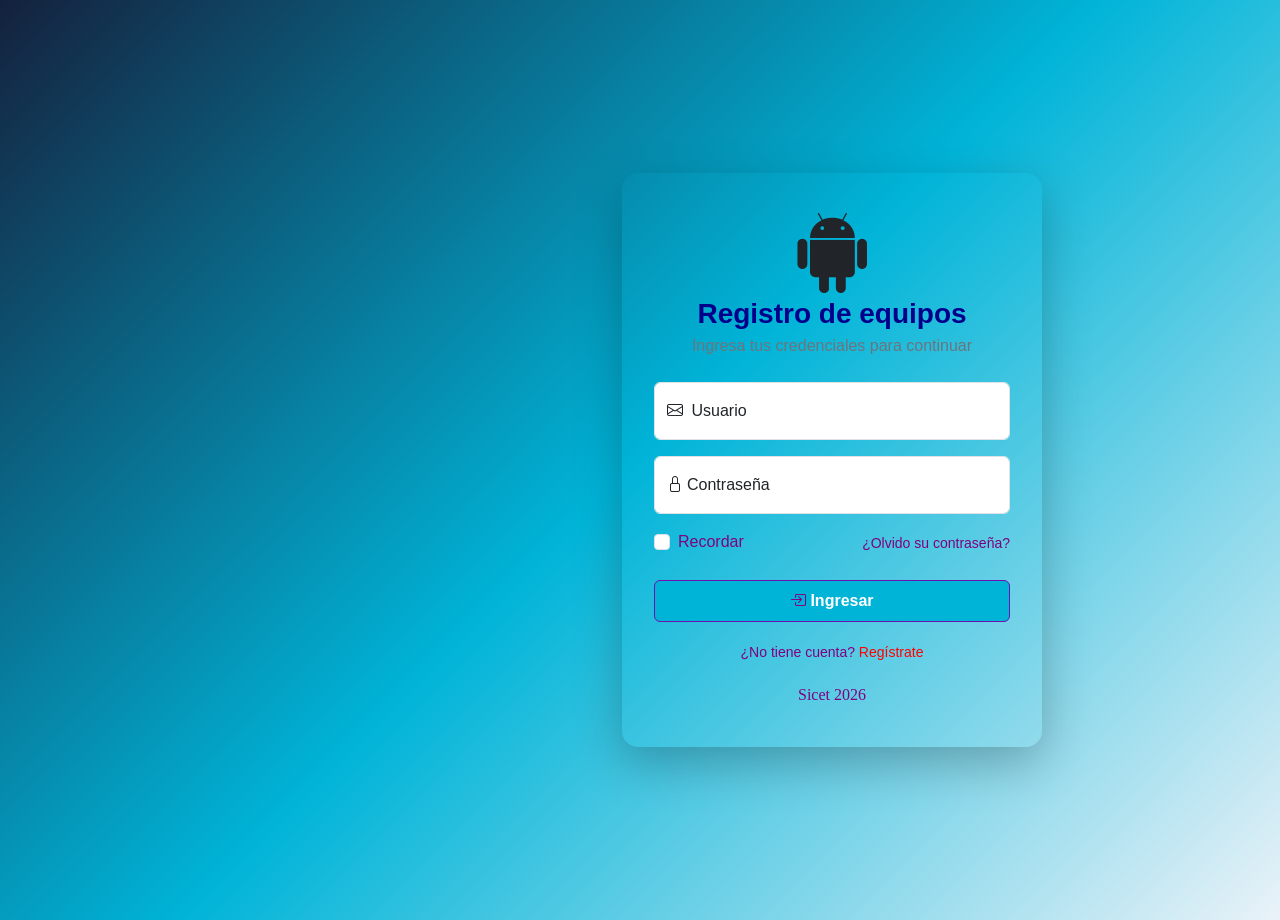
<file: index.html>
<html lang="es">
<head>
    <meta charset="UTF-8">
    <meta name="viewport" content="width=device-width, initial-scale=1.0">
    <title>iniciar sesión inventario adso</title>
    <link href="https://cdn.jsdelivr.net/npm/bootstrap@5.3.3/dist/css/bootstrap.min.css" rel="stylesheet">
    <link href="https://cdn.jsdelivr.net/npm/bootstrap-icons@1.11.3/font/bootstrap-icons.min.css" rel="stylesheet">
    <link href="css/estilos.css" rel="stylesheet">
</head>

<body class="login-fondo">
    <!--Contenido principal de la pagina-->
    <main class="login-card">
        <!--Encabezado del login-->
        <header class="login-encabezado">
            <!--Icono de la tienda-->
            <i class="bi bi-android2 display-1 text-sicet"></i>
            <h1 style="color: darkblue;" class="h3 fw-bold">Registro de equipos</h1>
            <p class="text-secondary mb-0">Ingresa tus credenciales para continuar</p>
        </header>
        <form action="dashboard.html" method="get">
            <div class="form-floating mb-3">
                <input type="email" class="form-control" id="correo"
                    placeholder="Usuario@correo.com" required>

                <label for="correo">
                    <i class="bi bi-envelope me-1"></i>
                    Usuario 
                </label>
            </div>
            <div class="form-floating mb-3">
                <input type="password" class="form-control" id="clave" placeholder="Minimo 8 caracteres" minlength="8" required>
                <label for="clave"><i class="bi bi-lock me-1"></i>Contraseña</label>
            </div>

            <div class="d-flex justify-content-between align-items-center mb-4">
                <div class="form-check">
                    <input class="form-check-input" type="checkbox" id="recordar">
                    <label style="color: purple;" class="form-check-label" for="recordar">Recordar</label>
                </div>
                <a style="color: purple;" href="#" class="small text-decoration-none">¿Olvido su contraseña?</a>
            </div>
            <button type="submit" class="btn btn-sena w-100 py-2 fw-semibold">
                <i style="color: purple;" class="bi bi-box-arrow-in-right me-1"></i>Ingresar
            </button>

        </form>
        <p style="color: purple;" class="login-pie">¿No tiene cuenta? <a href="registro.html" style="color: red;" class="text-decoration-none">Regístrate</a></p>
        <footer class="login-pie" align="center"><font size="3" face="brush script mt" color="purple"> Sicet 2026</font>
        </footer>
    </main>
</body>
</html>
</file>
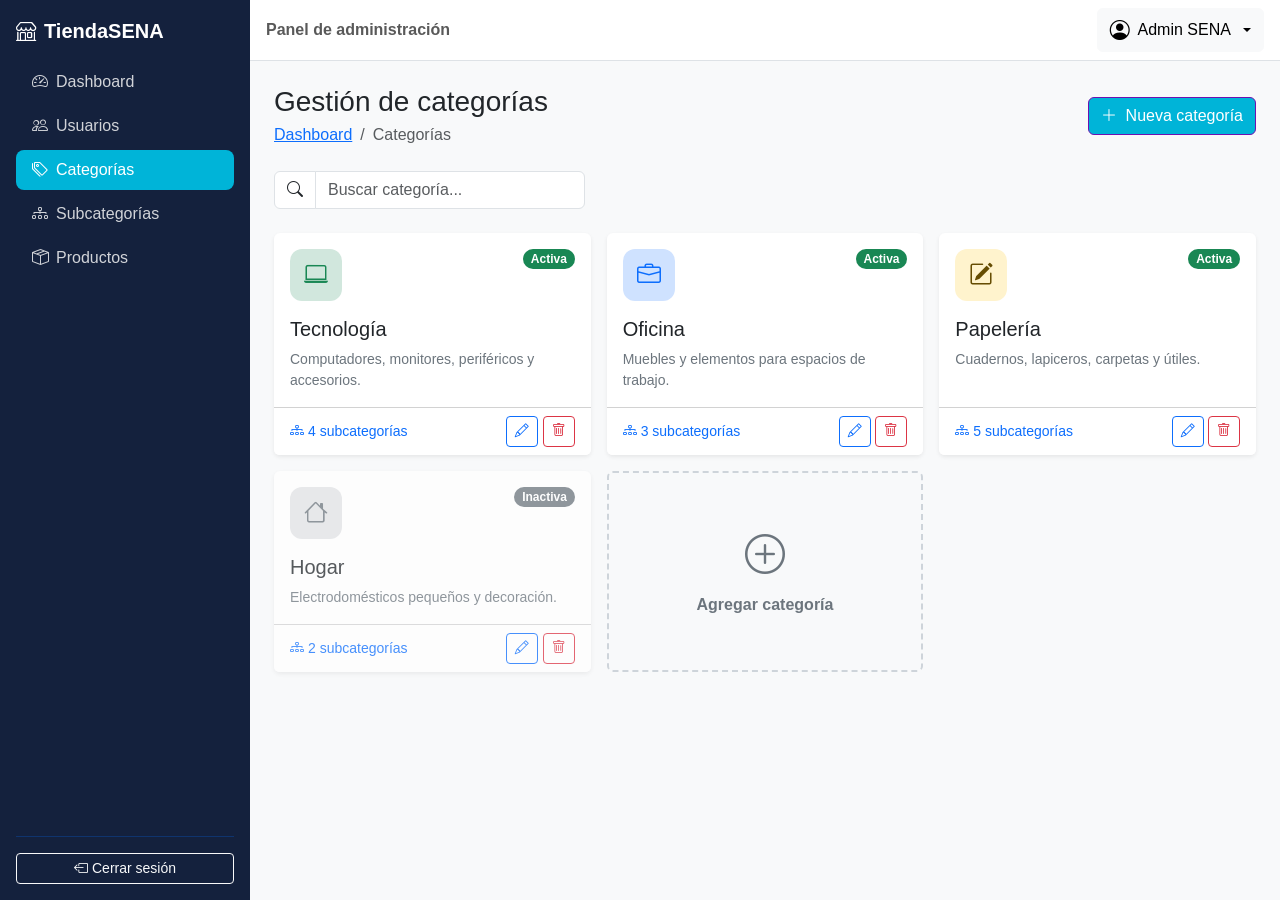
<file: categorias.html>
<!DOCTYPE html> <!-- Documento HTML5. -->
<!-- Raíz en español. -->
<html lang="es">
<!-- Abre la cabecera. -->
<head>
    <!-- Codificación UTF-8. -->
    <meta charset="UTF-8">
    <!-- Diseño adaptable. -->
    <meta name="viewport" content="width=device-width, initial-scale=1.0">
    <!-- Título de la pestaña. Cambia en cada módulo. -->
    <title>Categorías | TiendaSENA</title>
    <!-- CSS de Bootstrap. -->
    <link href="https://cdn.jsdelivr.net/npm/bootstrap@5.3.3/dist/css/bootstrap.min.css" rel="stylesheet">
    <!-- Íconos. -->
    <link href="https://cdn.jsdelivr.net/npm/bootstrap-icons@1.11.3/font/bootstrap-icons.min.css" rel="stylesheet">
    <!-- Nuestros estilos (después de Bootstrap). -->
    <link href="css/estilos.css" rel="stylesheet">
<!-- Cierra la cabecera. -->
</head>
<!-- Fondo gris muy claro para que las tarjetas blancas resalten. -->
<body class="bg-body-tertiary">

    <!-- ===================== MENÚ LATERAL ===================== -->
    <!-- offcanvas-lg: en pantallas menores a lg es un panel oculto que se desliza; desde lg se muestra normal. offcanvas-start lo hace salir por la izquierda. sidebar es nuestra clase. El id lo usa el botón que lo abre. -->
    <aside class="offcanvas-lg offcanvas-start sidebar" tabindex="-1" id="menuLateral" aria-labelledby="tituloMenu">
        <!-- Encabezado del panel; Bootstrap solo lo muestra en celular. -->
        <div class="offcanvas-header border-bottom border-secondary">
            <!-- Nombre del sistema en el panel móvil. -->
            <h5 class="offcanvas-title" id="tituloMenu"><i class="bi bi-shop me-2"></i>TiendaSENA</h5>
            <!-- Botón “X” blanco que cierra el panel. data-bs-target indica cuál panel cerrar. -->
            <button type="button" class="btn-close btn-close-white" data-bs-dismiss="offcanvas" data-bs-target="#menuLateral" aria-label="Cerrar menú"></button>
        <!-- Cierra el encabezado móvil. -->
        </div>
        <!-- Cuerpo del menú: Flexbox en columna para apilar logo, enlaces y botón de salida. -->
        <div class="offcanvas-body d-flex flex-column p-3">
            <!-- Logo que solo se ve en computador (d-none d-lg-flex): en celular ya está en el encabezado del panel. Al hacer clic vuelve al dashboard. -->
            <a href="dashboard.html" class="d-none d-lg-flex align-items-center mb-3 text-white text-decoration-none fs-5 fw-bold">
                <!-- Ícono verde y nombre. -->
                <i class="bi bi-shop me-2 text-sena"></i> TiendaSENA
            <!-- Cierra el logo. -->
            </a>
            <!-- Lista de navegación en columna (flex-column). nav-pills da forma de “píldora” al enlace activo. mb-auto empuja lo que sigue hasta el fondo. -->
            <ul class="nav nav-pills flex-column mb-auto">
                <!-- Enlace al dashboard. active lo resalta en verde y aria-current="page" avisa a los lectores de pantalla que es la página actual. **En cada módulo, el active pasa a su propio enlace.** -->
                <li class="nav-item"><a href="dashboard.html" class="nav-link"><i class="bi bi-speedometer2 me-2"></i>Dashboard</a></li>
                <!-- Enlace al módulo de usuarios (clase 5). -->
                <li class="nav-item"><a href="usuarios.html" class="nav-link"><i class="bi bi-people me-2"></i>Usuarios</a></li>
                <!-- Enlace a categorías (clase 6). -->
                <li class="nav-item"><a href="categorias.html" class="nav-link active" aria-current="page"><i class="bi bi-tags me-2"></i>Categorías</a></li>
                <!-- Enlace a subcategorías (clase 7). -->
                <li class="nav-item"><a href="subcategorias.html" class="nav-link"><i class="bi bi-diagram-3 me-2"></i>Subcategorías</a></li>
                <!-- Enlace a productos (clase 8). -->
                <li class="nav-item"><a href="productos.html" class="nav-link"><i class="bi bi-box-seam me-2"></i>Productos</a></li>
            <!-- Cierra la lista de navegación. -->
            </ul>
            <!-- Línea divisoria. -->
            <hr>
            <!-- Botón que vuelve al login (index.html): así “se cierra la sesión” en el prototipo. -->
            <a href="index.html" class="btn btn-outline-light btn-sm"><i class="bi bi-box-arrow-left me-1"></i>Cerrar sesión</a>
        <!-- Cierra el cuerpo del menú. -->
        </div>
    <!-- Cierra el menú lateral. -->
    </aside>

    <!-- ===================== ZONA DERECHA ===================== -->
    <!-- Nuestra clase contenido aplica el margin-left en computador. -->
    <div class="contenido">

        <!-- Barra superior -->
        <!-- Barra blanca con borde inferior. sticky-top la deja pegada arriba al hacer scroll. -->
        <nav class="navbar bg-white border-bottom px-3 sticky-top">
            <!-- Botón para abrir el menú en celular. d-lg-none lo oculta en computador (allá el menú siempre se ve). data-bs-toggle="offcanvas" + data-bs-target="#menuLateral" abren el panel. -->
            <button class="btn btn-outline-secondary d-lg-none" type="button" data-bs-toggle="offcanvas" data-bs-target="#menuLateral" aria-controls="menuLateral" aria-label="Abrir menú">
                <!-- Ícono de “hamburguesa”. -->
                <i class="bi bi-list"></i>
            <!-- Cierra el botón. -->
            </button>
            <!-- Texto de la barra; se oculta en celulares muy pequeños (d-none d-sm-inline). -->
            <span class="navbar-text fw-semibold d-none d-sm-inline">Panel de administración</span>
            <!-- Menú desplegable del usuario; ms-auto lo empuja a la derecha. -->
            <div class="dropdown ms-auto">
                <!-- Botón que abre el desplegable. dropdown-toggle dibuja la flechita; data-bs-toggle="dropdown" lo hace funcionar. -->
                <button class="btn btn-light dropdown-toggle d-flex align-items-center gap-2" type="button" data-bs-toggle="dropdown" aria-expanded="false">
                    <!-- Ícono de usuario. -->
                    <i class="bi bi-person-circle fs-5"></i>
                    <!-- Nombre del usuario, visible desde tablet. -->
                    <span class="d-none d-md-inline">Admin SENA</span>
                <!-- Cierra el botón. -->
                </button>
                <!-- Lista de opciones. dropdown-menu-end la alinea a la derecha para que no se salga de la pantalla. -->
                <ul class="dropdown-menu dropdown-menu-end shadow">
                    <!-- Encabezado no clicable dentro del menú. -->
                    <li><h6 class="dropdown-header">admin@sena.edu.co</h6></li>
                    <!-- Opción del menú (pantalla aún no construida). -->
                    <li><a class="dropdown-item" href="#"><i class="bi bi-person me-2"></i>Mi perfil</a></li>
                    <!-- Línea separadora. -->
                    <li><hr class="dropdown-divider"></li>
                    <!-- Otra forma de salir, en rojo (text-danger). -->
                    <li><a class="dropdown-item text-danger" href="index.html"><i class="bi bi-box-arrow-left me-2"></i>Cerrar sesión</a></li>
                <!-- Cierra la lista. -->
                </ul>
            <!-- Cierra el desplegable. -->
            </div>
        <!-- Cierra la barra superior. -->
        </nav>

        <!-- Contenido de la página -->
        <!-- Relleno 3 en celular y 4 desde tablet. -->
        <main class="p-3 p-md-4">
<!-- INICIO CONTENIDO -->
            <!-- Encabezado del módulo -->
            <!-- Flexbox con salto de línea en celular. -->
            <div class="d-flex flex-wrap justify-content-between align-items-center gap-2 mb-4">
                <!-- Bloque del título. -->
                <div>
                    <!-- Título. -->
                    <h1 class="h3 mb-1">Gestión de categorías</h1>
                    <!-- Migas de pan. -->
                    <nav aria-label="breadcrumb">
                        <!-- Lista de migas. -->
                        <ol class="breadcrumb mb-0 small">
                            <!-- Enlace al dashboard. -->
                            <li class="breadcrumb-item"><a href="dashboard.html">Dashboard</a></li>
                            <!-- Página actual. -->
                            <li class="breadcrumb-item active" aria-current="page">Categorías</li>
                        <!-- Cierra la lista. -->
                        </ol>
                    <!-- Cierra las migas. -->
                    </nav>
                <!-- Cierra el bloque. -->
                </div>
                <!-- Abre el modal #modalCategoria. -->
                <button type="button" class="btn btn-sena" data-bs-toggle="modal" data-bs-target="#modalCategoria">
                    <!-- Ícono “+” y texto. -->
                    <i class="bi bi-plus-lg me-1"></i> Nueva categoría
                <!-- Cierra el botón. -->
                </button>
            <!-- Cierra el encabezado. -->
            </div>

            <!-- Buscador -->
            <!-- Fila de la rejilla. -->
            <div class="row mb-4">
                <!-- El buscador no ocupa todo el ancho en pantallas grandes. -->
                <div class="col-md-6 col-lg-4">
                    <!-- Grupo de entrada. -->
                    <div class="input-group">
                        <!-- Lupa con fondo blanco. -->
                        <span class="input-group-text bg-white"><i class="bi bi-search"></i></span>
                        <!-- Campo de búsqueda. -->
                        <input type="search" class="form-control" placeholder="Buscar categoría..." aria-label="Buscar categoría">
                    <!-- Cierra el grupo. -->
                    </div>
                <!-- Cierra la columna. -->
                </div>
            <!-- Cierra la fila. -->
            </div>

            <!-- Rejilla de tarjetas -->
            <!-- 1 tarjeta por fila en celular, 2 en tablet y 3 en pantallas grandes. g-3 = espacio entre ellas. -->
            <div class="row row-cols-1 row-cols-md-2 row-cols-xl-3 g-3">
                <!-- Categoría 1. -->
                <div class="col">
                    <!-- Tarjeta; h-100 iguala las alturas de la fila. -->
                    <div class="card border-0 shadow-sm h-100">
                        <!-- Cuerpo. -->
                        <div class="card-body">
                            <!-- Fila superior: ícono a la izquierda, estado a la derecha. -->
                            <div class="d-flex justify-content-between align-items-start mb-3">
                                <!-- Reutilizamos icono-kpi del dashboard. -->
                                <div class="icono-kpi bg-success-subtle text-success"><i class="bi bi-laptop"></i></div>
                                <!-- Estado. -->
                                <span class="badge rounded-pill text-bg-success">Activa</span>
                            <!-- Cierra la fila superior. -->
                            </div>
                            <!-- Nombre de la categoría. -->
                            <h2 class="h5 card-title">Tecnología</h2>
                            <!-- Descripción. -->
                            <p class="card-text text-secondary small mb-0">Computadores, monitores, periféricos y accesorios.</p>
                        <!-- Cierra el cuerpo. -->
                        </div>
                        <!-- Pie: enlace a la izquierda y acciones a la derecha. -->
                        <div class="card-footer bg-white d-flex justify-content-between align-items-center">
                            <!-- Enlace entre módulos: lleva a las subcategorías de esta categoría. -->
                            <a href="subcategorias.html" class="small text-decoration-none"><i class="bi bi-diagram-3 me-1"></i>4 subcategorías</a>
                            <!-- Acciones sin salto de línea. -->
                            <div class="text-nowrap">
                                <!-- Editar: abre el mismo modal del formulario. -->
                                <button type="button" class="btn btn-sm btn-outline-primary" data-bs-toggle="modal" data-bs-target="#modalCategoria" title="Editar"><i class="bi bi-pencil"></i></button>
                                <!-- Eliminar: abre la confirmación. -->
                                <button type="button" class="btn btn-sm btn-outline-danger" data-bs-toggle="modal" data-bs-target="#modalEliminar" title="Eliminar"><i class="bi bi-trash"></i></button>
                            <!-- Cierra las acciones. -->
                            </div>
                        <!-- Cierra el pie. -->
                        </div>
                    <!-- Cierra la tarjeta. -->
                    </div>
                <!-- Cierra la categoría 1. -->
                </div>
                <!-- Categoría 2 (misma estructura). -->
                <div class="col">
                    <!-- Tarjeta. -->
                    <div class="card border-0 shadow-sm h-100">
                        <!-- Cuerpo. -->
                        <div class="card-body">
                            <!-- Fila superior. -->
                            <div class="d-flex justify-content-between align-items-start mb-3">
                                <!-- Ícono de maletín. -->
                                <div class="icono-kpi bg-primary-subtle text-primary"><i class="bi bi-briefcase"></i></div>
                                <!-- Estado. -->
                                <span class="badge rounded-pill text-bg-success">Activa</span>
                            <!-- Cierra la fila. -->
                            </div>
                            <!-- Nombre. -->
                            <h2 class="h5 card-title">Oficina</h2>
                            <!-- Descripción. -->
                            <p class="card-text text-secondary small mb-0">Muebles y elementos para espacios de trabajo.</p>
                        <!-- Cierra el cuerpo. -->
                        </div>
                        <!-- Pie. -->
                        <div class="card-footer bg-white d-flex justify-content-between align-items-center">
                            <!-- Enlace a subcategorías. -->
                            <a href="subcategorias.html" class="small text-decoration-none"><i class="bi bi-diagram-3 me-1"></i>3 subcategorías</a>
                            <!-- Acciones. -->
                            <div class="text-nowrap">
                                <!-- Editar. -->
                                <button type="button" class="btn btn-sm btn-outline-primary" data-bs-toggle="modal" data-bs-target="#modalCategoria" title="Editar"><i class="bi bi-pencil"></i></button>
                                <!-- Eliminar. -->
                                <button type="button" class="btn btn-sm btn-outline-danger" data-bs-toggle="modal" data-bs-target="#modalEliminar" title="Eliminar"><i class="bi bi-trash"></i></button>
                            <!-- Cierra las acciones. -->
                            </div>
                        <!-- Cierra el pie. -->
                        </div>
                    <!-- Cierra la tarjeta. -->
                    </div>
                <!-- Cierra la categoría 2. -->
                </div>
                <!-- Categoría 3. -->
                <div class="col">
                    <!-- Tarjeta. -->
                    <div class="card border-0 shadow-sm h-100">
                        <!-- Cuerpo. -->
                        <div class="card-body">
                            <!-- Fila superior. -->
                            <div class="d-flex justify-content-between align-items-start mb-3">
                                <!-- Ícono de papelería. -->
                                <div class="icono-kpi bg-warning-subtle text-warning-emphasis"><i class="bi bi-pencil-square"></i></div>
                                <!-- Estado. -->
                                <span class="badge rounded-pill text-bg-success">Activa</span>
                            <!-- Cierra la fila. -->
                            </div>
                            <!-- Nombre. -->
                            <h2 class="h5 card-title">Papelería</h2>
                            <!-- Descripción. -->
                            <p class="card-text text-secondary small mb-0">Cuadernos, lapiceros, carpetas y útiles.</p>
                        <!-- Cierra el cuerpo. -->
                        </div>
                        <!-- Pie. -->
                        <div class="card-footer bg-white d-flex justify-content-between align-items-center">
                            <!-- Enlace a subcategorías. -->
                            <a href="subcategorias.html" class="small text-decoration-none"><i class="bi bi-diagram-3 me-1"></i>5 subcategorías</a>
                            <!-- Acciones. -->
                            <div class="text-nowrap">
                                <!-- Editar. -->
                                <button type="button" class="btn btn-sm btn-outline-primary" data-bs-toggle="modal" data-bs-target="#modalCategoria" title="Editar"><i class="bi bi-pencil"></i></button>
                                <!-- Eliminar. -->
                                <button type="button" class="btn btn-sm btn-outline-danger" data-bs-toggle="modal" data-bs-target="#modalEliminar" title="Eliminar"><i class="bi bi-trash"></i></button>
                            <!-- Cierra las acciones. -->
                            </div>
                        <!-- Cierra el pie. -->
                        </div>
                    <!-- Cierra la tarjeta. -->
                    </div>
                <!-- Cierra la categoría 3. -->
                </div>
                <!-- Categoría 4 (inactiva). -->
                <div class="col">
                    <!-- opacity-75 la ve un poco transparente: comunica que está inactiva. -->
                    <div class="card border-0 shadow-sm h-100 opacity-75">
                        <!-- Cuerpo. -->
                        <div class="card-body">
                            <!-- Fila superior. -->
                            <div class="d-flex justify-content-between align-items-start mb-3">
                                <!-- Ícono gris. -->
                                <div class="icono-kpi bg-secondary-subtle text-secondary"><i class="bi bi-house"></i></div>
                                <!-- Estado inactivo en gris. -->
                                <span class="badge rounded-pill text-bg-secondary">Inactiva</span>
                            <!-- Cierra la fila. -->
                            </div>
                            <!-- Nombre. -->
                            <h2 class="h5 card-title">Hogar</h2>
                            <!-- Descripción. -->
                            <p class="card-text text-secondary small mb-0">Electrodomésticos pequeños y decoración.</p>
                        <!-- Cierra el cuerpo. -->
                        </div>
                        <!-- Pie. -->
                        <div class="card-footer bg-white d-flex justify-content-between align-items-center">
                            <!-- Enlace. -->
                            <a href="subcategorias.html" class="small text-decoration-none"><i class="bi bi-diagram-3 me-1"></i>2 subcategorías</a>
                            <!-- Acciones. -->
                            <div class="text-nowrap">
                                <!-- Editar. -->
                                <button type="button" class="btn btn-sm btn-outline-primary" data-bs-toggle="modal" data-bs-target="#modalCategoria" title="Editar"><i class="bi bi-pencil"></i></button>
                                <!-- Eliminar. -->
                                <button type="button" class="btn btn-sm btn-outline-danger" data-bs-toggle="modal" data-bs-target="#modalEliminar" title="Eliminar"><i class="bi bi-trash"></i></button>
                            <!-- Cierra las acciones. -->
                            </div>
                        <!-- Cierra el pie. -->
                        </div>
                    <!-- Cierra la tarjeta. -->
                    </div>
                <!-- Cierra la categoría 4. -->
                </div>
                <!-- Última celda: la tarjeta para agregar. -->
                <div class="col">
                    <!-- Un <button> con aspecto de tarjeta (card + nuestra tarjeta-agregar). Flexbox en columna centra el contenido. También abre el modal. -->
                    <button type="button" class="card tarjeta-agregar w-100 h-100 d-flex flex-column align-items-center justify-content-center" data-bs-toggle="modal" data-bs-target="#modalCategoria">
                        <!-- Ícono “+” grande. -->
                        <i class="bi bi-plus-circle fs-1"></i>
                        <!-- Texto. -->
                        <span class="fw-semibold mt-2">Agregar categoría</span>
                    <!-- Cierra el botón-tarjeta. -->
                    </button>
                <!-- Cierra la celda. -->
                </div>
            <!-- Cierra la rejilla. -->
            </div>

            <!-- Modal: crear / editar categoría -->
            <!-- Modal oculto. -->
            <div class="modal fade" id="modalCategoria" tabindex="-1" aria-labelledby="tituloModalCategoria" aria-hidden="true">
                <!-- Tamaño normal, centrado. -->
                <div class="modal-dialog modal-dialog-centered">
                    <!-- Contenido. -->
                    <div class="modal-content">
                        <!-- Encabezado. -->
                        <div class="modal-header">
                            <!-- Título. -->
                            <h2 class="modal-title fs-5" id="tituloModalCategoria"><i class="bi bi-tag me-2"></i>Datos de la categoría</h2>
                            <!-- Cerrar. -->
                            <button type="button" class="btn-close" data-bs-dismiss="modal" aria-label="Cerrar"></button>
                        <!-- Cierra el encabezado. -->
                        </div>
                        <!-- Cuerpo. -->
                        <div class="modal-body">
                            <!-- Formulario de una sola columna. -->
                            <form>
                                <!-- Grupo con margen inferior. -->
                                <div class="mb-3">
                                    <!-- Etiqueta. -->
                                    <label for="catNombre" class="form-label">Nombre</label>
                                    <!-- maxlength="50" impide escribir más de 50 caracteres. -->
                                    <input type="text" class="form-control" id="catNombre" placeholder="Ej: Tecnología" maxlength="50" required>
                                <!-- Cierra el grupo. -->
                                </div>
                                <!-- Grupo. -->
                                <div class="mb-3">
                                    <!-- Etiqueta. -->
                                    <label for="catDescripcion" class="form-label">Descripción</label>
                                    <!-- Área de texto de 3 líneas con estilo form-control. -->
                                    <textarea class="form-control" id="catDescripcion" rows="3" placeholder="¿Qué productos incluye?"></textarea>
                                <!-- Cierra el grupo. -->
                                </div>
                                <!-- Grupo de selección de color. -->
                                <div class="mb-3">
                                    <!-- Etiqueta general (d-block la pone en su propia línea). -->
                                    <span class="form-label d-block">Color de la tarjeta</span>
                                    <!-- btn-check oculta el botón de opción (radio)… Todos comparten name="catColor", así solo uno puede estar marcado. -->
                                    <input type="radio" class="btn-check" name="catColor" id="colorVerde" checked>
                                    <!-- …y su label se ve como botón. Al marcarlo, el botón se rellena. -->
                                    <label class="btn btn-outline-success btn-sm" for="colorVerde">Verde</label>
                                    <!-- Segunda opción. -->
                                    <input type="radio" class="btn-check" name="catColor" id="colorAzul">
                                    <!-- Botón azul. -->
                                    <label class="btn btn-outline-primary btn-sm" for="colorAzul">Azul</label>
                                    <!-- Tercera opción. -->
                                    <input type="radio" class="btn-check" name="catColor" id="colorAmarillo">
                                    <!-- Botón amarillo. -->
                                    <label class="btn btn-outline-warning btn-sm" for="colorAmarillo">Amarillo</label>
                                <!-- Cierra el grupo. -->
                                </div>
                                <!-- Interruptor de estado. -->
                                <div class="form-check form-switch">
                                    <!-- Encendido por defecto. -->
                                    <input class="form-check-input" type="checkbox" role="switch" id="catActiva" checked>
                                    <!-- Etiqueta. -->
                                    <label class="form-check-label" for="catActiva">Categoría activa</label>
                                <!-- Cierra el interruptor. -->
                                </div>
                            <!-- Cierra el formulario. -->
                            </form>
                        <!-- Cierra el cuerpo. -->
                        </div>
                        <!-- Pie. -->
                        <div class="modal-footer">
                            <!-- Cancelar. -->
                            <button type="button" class="btn btn-secondary" data-bs-dismiss="modal">Cancelar</button>
                            <!-- Guardar (en el prototipo solo cierra). -->
                            <button type="button" class="btn btn-sena" data-bs-dismiss="modal"><i class="bi bi-save me-1"></i>Guardar</button>
                        <!-- Cierra el pie. -->
                        </div>
                    <!-- Cierra el contenido. -->
                    </div>
                <!-- Cierra el diálogo. -->
                </div>
            <!-- Cierra el modal. -->
            </div>

            <!-- Modal: confirmar eliminación -->
            <!-- Modal de confirmación. -->
            <div class="modal fade" id="modalEliminar" tabindex="-1" aria-labelledby="tituloModalEliminar" aria-hidden="true">
                <!-- Pequeño y centrado. -->
                <div class="modal-dialog modal-dialog-centered modal-sm">
                    <!-- Contenido. -->
                    <div class="modal-content">
                        <!-- Cuerpo centrado. -->
                        <div class="modal-body text-center p-4">
                            <!-- Ícono de advertencia. -->
                            <i class="bi bi-exclamation-triangle text-danger display-5"></i>
                            <!-- Pregunta. -->
                            <h2 class="h5 mt-3" id="tituloModalEliminar">¿Eliminar esta categoría?</h2>
                            <!-- Avisa la consecuencia en cadena (relación categoría → subcategoría). -->
                            <p class="text-secondary small mb-0">También se eliminarán sus subcategorías.</p>
                        <!-- Cierra el cuerpo. -->
                        </div>
                        <!-- Pie centrado. -->
                        <div class="modal-footer justify-content-center border-0 pt-0">
                            <!-- Cancelar. -->
                            <button type="button" class="btn btn-light" data-bs-dismiss="modal">Cancelar</button>
                            <!-- Confirmar. -->
                            <button type="button" class="btn btn-danger" data-bs-dismiss="modal">Sí, eliminar</button>
                        <!-- Cierra el pie. -->
                        </div>
                    <!-- Cierra el contenido. -->
                    </div>
                <!-- Cierra el diálogo. -->
                </div>
            <!-- Cierra el modal. -->
            </div>
<!-- FIN CONTENIDO -->
        <!-- Cierra el contenido. -->
        </main>
    <!-- Cierra la zona derecha. -->
    </div>

    <!-- JavaScript de Bootstrap: necesario para el menú deslizable, el desplegable del usuario y los modales. -->
    <script src="https://cdn.jsdelivr.net/npm/bootstrap@5.3.3/dist/js/bootstrap.bundle.min.js"></script>
<!-- Cierra el cuerpo. -->
</body>
<!-- Cierra el documento. -->
</html>
</file>
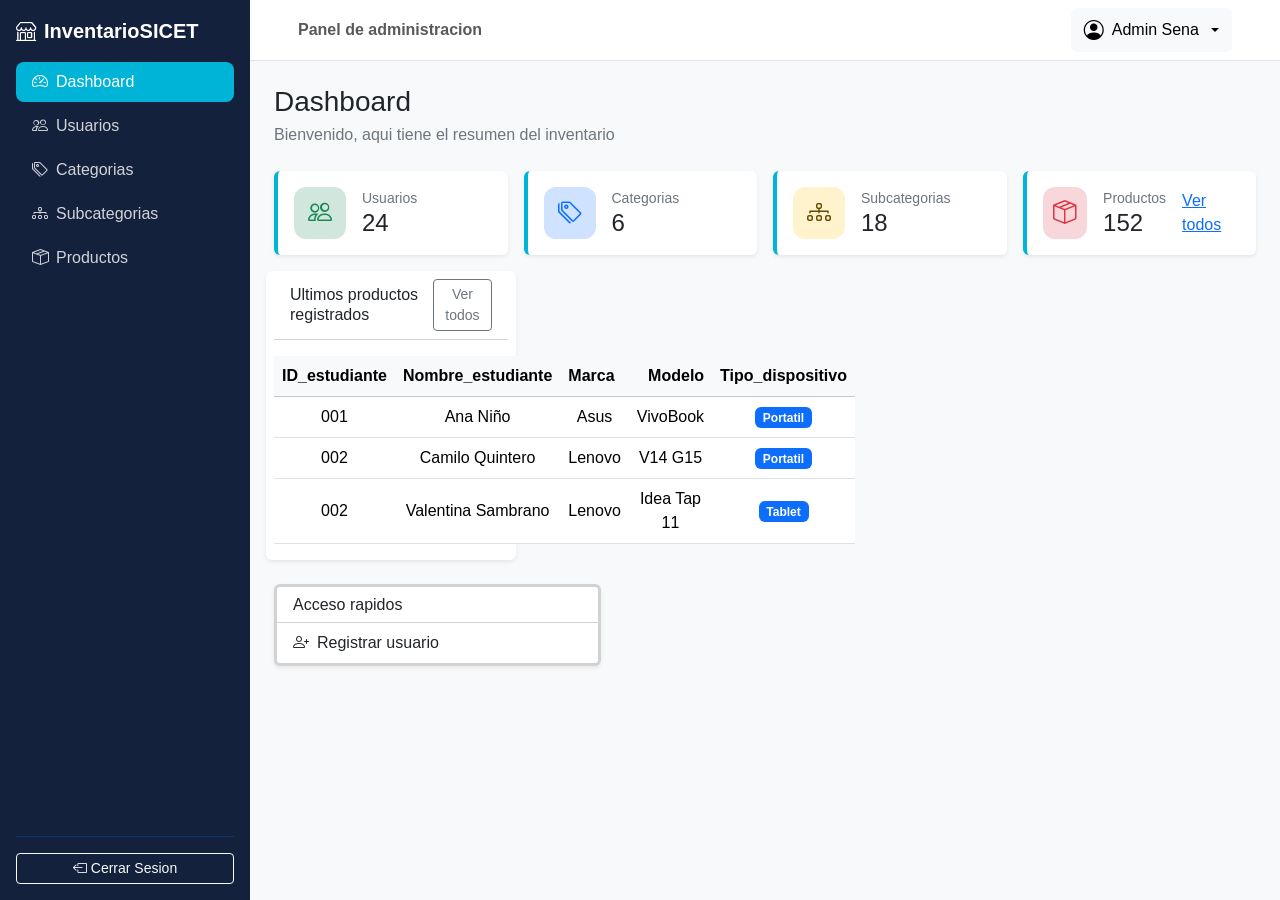
<file: dashboard.html>
<!DOCTYPE html>
<html lang="es">
<head>
    <meta charset="UTF-8">
    <meta name="viewport" content="width=device-width, initial-scale=1.0">

    <title>Iniciar Sesion Inventario ADSO</title>
    <!-- CSS de Bootstrap 5.3.3 desde URL predeterminada -->
    <link href="https://cdn.jsdelivr.net/npm/bootstrap@5.3.3/dist/css/bootstrap.min.css" rel="stylesheet">

    <!-- Libreria de iconos de Bootstrap -->
    <link href="https://cdn.jsdelivr.net/npm/bootstrap-icons@1.11.3/font/bootstrap-icons.min.css" rel="stylesheet">

    <link href="css/estilos.css" rel="stylesheet">
    <!-- Llama los estilos personalizados -->
</head>

<body class="bg-body-tertiary">
    <!-- Menu lateral -->
    <!-- Offcanvas en pantallas menores al lg: panel oculto que se desliza -->
    <!--Desde el lg se muestra normal. offcanvas-start lo hace salir por la izquieda .sidebar es muestra la clase el id usa el boton que lo sabe-->
    <aside class="offcanvas-lg offcanvas-start sidebar"
        tabindex="-1"
        id="menuLateral"
        aria-Labelledby="tituloMenu">
    <!-- Encabezado del panel movil -->
    <div class="offcanvas-header border-bottom border-secondary">
        <h5 class="offcanvas-title" id="tituloMenu">
            <i class="bi bi-shop me-2"></i>Inventario_SICET
        </h5>
        <!-- Boton para cerrar el panel -->
        <button type="button"
            class="btn-close btn-close-white"
            data-bs-dismiss="offcanvas"
            data-bs-target="#menuLateral"
            aria-label="Cerrar menu"></button>
    </div>
    <!-- Cuerpo del menu -->
    <div class="offcanvas-body d-flex flex-column p-3">
        <!-- Logo solo visible en computador -->
        <a href="dashboard.html"
            class="d-none d-lg-flex align-items-center mb-3 text-white text-decoration-none fs-5 fw-bold">
            <i class="bi bi-shop me-2 text-sena"></i>InventarioSICET
        </a>
        <!-- Lista de navegacion -->
        <ul class="nav nav-pills flex-column mb-auto">
            <li class="nav-item">
                <a href="dashboard.html" class="nav-link active" aria-current="page">
                    <i class="bi bi-speedometer2 me-2"></i>Dashboard
                </a>
            </li>
            <li class="nav-item">
                <a href="usuarios.html" class="nav-link">
                    <i class="bi bi-people me-2"></i>Usuarios
                </a>
            </li>
            <li class="nav-item">
                <a href="categorias.html" class="nav-link">
                    <i class="bi bi-tags me-2"></i>Categorias
                </a>
            </li>

            <li class="nav-item">
                <a href="subcategoria.html" class="nav-link">
                    <i class="bi bi-diagram-3 me-2"></i>Subcategorias
                </a>
            </li>

            <li class="nav-item">
                <a href="productos.html" class="nav-link">
                    <i class="bi bi-box-seam me-2"></i>Productos
                </a>
            </li>
        </ul>
        <hr>
        <!-- Boton para cerrar sesion -->
        <a href="index.html" class="btn btn-outline-light btn-sm">
            <i class="bi bi-box-arrow-left me-1"></i>Cerrar Sesion
        </a>

    </div>
    <!--Cierra el menu lateral-->
    </aside>
    <!--Zona derecha del dashboard-->
    <div class="contenido">
        <!-- Barra superior-->
        <!--Barra blanca con borde inferior, la dja pegada arriba al hacer scroll-->
        <nav class="navbar bg-white border-bottom px-5 sticky-top">
            <!-- Boton para abrir menu en celular -->
            <button class="btn btn-outline-secondary d-lg-none"
                type="button"
                data-bs-toggle="offcanvas"
                data-bs-target="#menuLateral"
                aria-controls="menuLateral"
                aria-label="Abrir menu">
                <i class="bi bi-list"></i>
            </button>
            <!-- Texto de la barra -->
            <span class="navbar-text fw-semibold d-none d-sm-inline">Panel de administracion</span>
            <!-- Menu desplegable del usuario lo empuja a la derecha-->
            <div class="dropdown ms-auto">
                <!--boton que abre el desplegable-->
                <button class="btn btn-light dropdown-toggle d-flex align-items-center gap-2"
                    type="button"
                    data-bs-toggle="dropdown"
                    aria-expanded="false">
                    <!--icono de usuario-->
                    <i class="bi bi-person-circle fs-5"></i>
                    <!--Nombre de usuario visible en tablet-->
                    <span class="d-none d-md-inline">Admin Sena</span>
                </button>

                <!-- Lista de opciones, alinea a la derecha para que no se salga de la pantalla-->
                <ul class="dropdown-menu dropdown-menu-end-shadow">
                    <!--Encabezado cliqueable dentro del menu-->
                    <li><h6 class="dropdown-header">admin@sena.edu.co</h6></li>
                    <!--Opcion de menu-->
                    <li>
                        <a class="dropdown-item" href="#"><i class="bi bi-person me-2"></i>Mi perfil</a>
                    </li>
                    <li>
                        <hr class="dropdown-divider">
                    </li>

                    <li>
                        <a class="dropdown-item text-danger" href="index.html">
                            <i class="bi bi-box-arrow-left me-2"></i>Cerrar Sesion
                        </a>
                    </li>

                </ul>
            </div>
        </nav>

        <!-- Contenido de la pagina -->
        <main class="p-3 p-md-4">
            <!-- Inicio del contenido -->
            <!--Bloque del titulo con margen inferior-->
            <div class="mb-4">
                <!--Titulo de la pagina-->
                <h1 class="h3 mb-1">Dashboard</h1>
                <!--Subtitulo en gris-->
                <p class="text-secondary mb-0">
                    Bienvenido, aqui tiene el resumen del inventario
                </p>

            </div>
            <!-- Tarjetas de indicadores -->
            <div class="row row-cols-1 row-cols-sm-2 row-cols-xl-4 g-3 mb-4">
                    <!-- Columna 1: Usuarios -->
                    <div class="col">
                        <!--Tarjeta con nuestra franja verde y animacion-->
                        <div class="card tarjetas-kpi shadow-sm h-100">
                            <!--Cuerpo con flexbox icono y texto-->
                            <div class="card-body d-flex align-items-center gap-3">
                                <!--Cuadro del icono fondo verde suave, icono verde-->
                                <div class="icono-kpi bg-success-subtle text-success">
                                    <i class="bi bi-people"></i>
                                </div>
                                <div>
                                    <!--Nombre del indicador-->
                                    <p class="text-secondary small mb-0">Usuarios</p>
                                    <!--Valor de ejemplo del indicador-->
                                    <h2 class="h4 mb-0">24</h2>
                                    <!--Cierre del bloque de texto-->
                                </div>
                                <!--Link estira este enlace sobre toda la tarjeta un clic en cuaquier parte lleva al modulo-->
                                <a href="usuarios.html" class="stretched-link" aria-label="Ir a usuarios"></a>
                            </div>
                        </div>
                    </div>
                    <!-- Columna 2: Categorias -->
                    <div class="col">
                        <!--Tarjeta con nuestra franja verde y animacion-->
                        <div class="card tarjetas-kpi shadow-sm h-100">
                            <!--Cuerpo con flexbox icono y texto lado a lado separados-->
                            <div class="card-body d-flex align-items-center gap-3">
                                <!--Cuadro dl icono fondo verde suave icono verde-->
                                <div class="icono-kpi bg-primary-subtle text-primary">
                                    <i class="bi bi-tags"></i>
                                </div>
                                <div>
                                    <!--Nombre del indicador-->
                                    <p class="text-secondary small mb-0">Categorias</p>
                                    <!--Valor de ejemplo del indicador-->
                                    <h2 class="h4 mb-0">6</h2>
                                    <!--Cierre del bloque de texto-->
                                </div>
                                <!--Link que estira este enlace sobre toda la tarjeta un click en cualquier parte lleva al modulo-->
                                <a href="categorias.html" class="stretched-link" aria-label="Ir a categorias"></a>
                            </div>
                        </div>
                    </div>
                    <!-- Columna 3: Subcategorias -->
                    <div class="col">
                        <div class="card tarjetas-kpi shadow-sm h-100">
                            <div class="card-body d-flex align-items-center gap-3">
                                <div class="icono-kpi bg-warning-subtle text-warning-emphasis">
                                    <i class="bi bi-diagram-3"></i>
                                </div>
                                <div>
                                    <p class="text-secondary small mb-0">Subcategorias</p>
                                    <h2 class="h4 mb-0">18</h2>
                                </div>
                                <a href="subcategoria.html" class="stretched-link" aria-label="Ir a subcategorias"></a>
                            </div>
                        </div>
                    </div>
                    <!-- Columna 4: Productos -->
                    <div class="col">
                        <div class="card tarjetas-kpi shadow-sm h-100">
                            <div class="card-body d-flex align-items-center gap-3">
                                <div class="icono-kpi bg-danger-subtle text-danger">
                                    <i class="bi bi-box-seam"></i>
                                </div>
                                <div>
                                    <p class="text-secondary small mb-0">Productos</p>
                                    <h2 class="h4 mb-0">152</h2>
                                </div>
                                <a href="productos.html" class="stretched-link" aria-label="Ir a productos">Ver todos</a>                            
                            </div>
                        </div>
                    </div>
                    <div class="card border-0 shadow-sm h-100">
                        <!--Encabezado de la tarjeta con l titulo y enlace a los lados-->
                        <div class="card-header bg-white d-flex justify-content-between align-items-center">
                            <!--Titulo pequeño-->
                            <h2 class="h6 mb-0">Ultimos productos registrados</h2>
                            <!--Boton que lleva al modulo productos-->
                            <a href="productos.html" class="btn btn-sm btn-outline-secondary">Ver todos</a>
                        </div>
                        <!--Permite desplazar la tabla en el celular-->
                        <div class="card-body px-0">
                            <!--<div class="table-responsive">-->
                                <table class="table table-hover align-middle mb-0">
                                    <thead class="table-light">
                                        <tr>
                                            <th align="center">ID_estudiante</th>
                                            <th align="center">Nombre_estudiante</th>
                                            <th align="center">Marca</th>
                                            <th class="text-end">Modelo</th>
                                            <th align="center">Tipo_dispositivo</th>
                                        </tr>
                                    </thead>  
                                    <!--Cuerpo de la tabla-->
                                    <tbody>
                                        <tr>
                                            <td align="center">001</td>
                                            <td align="center">Ana Niño</td>
                                            <td align="center">Asus</td>
                                            <td class="text-end">VivoBook</td>
                                            <td align="center"><span class="badge text-bg-primary">Portatil</span></td>
                                        </tr>
                                        <tr>
                                            <td align="center">002</td>
                                            <td align="center">Camilo Quintero</td>
                                            <td align="center">Lenovo</td>
                                            <td align="center">V14 G15</td>
                                            <td align="center"><span class="badge text-bg-primary">Portatil</td>                                    
                                        </tr>
                                        <tr>
                                            <td align="center">002</td>
                                            <td align="center">Valentina Sambrano</td>
                                            <td align="center">Lenovo</td>
                                            <td align="center">Idea Tap 11</td>
                                            <td align="center"><span class="badge text-bg-primary">Tablet</span></td>                                    
                                        </tr>
                                    </tbody>
                                </table>
                            <!--</div>-->
                        </div>
                    </div>
                </div>
                <div class="col-lg-4">
                    <!--Tarjeta-->
                    <div class="card border-3 shadow-sm h-100">
                        <div class="card-header bg-white"><h2 class="h6 mb-0">Acceso rapidos</h2></div>
                        <div class="list-group list-group-flush">
                            <a href="usuarios.html" class="list-group-item list-group-item-action"><i class="bi bi-person-plus me-2" 
                                text-sena></i>Registrar usuario</a>
                        </div>
                    </div>
                </div>
            </div>
        </main>
    </div>
    <!-- JavaScript de Bootstrap: necesario para dropdown y offcanvas -->
    <script src="https://cdn.jsdelivr.net/npm/bootstrap@5.3.3/dist/js/bootstrap.bundle.min.js"></script>
</body>
</html>
</file>
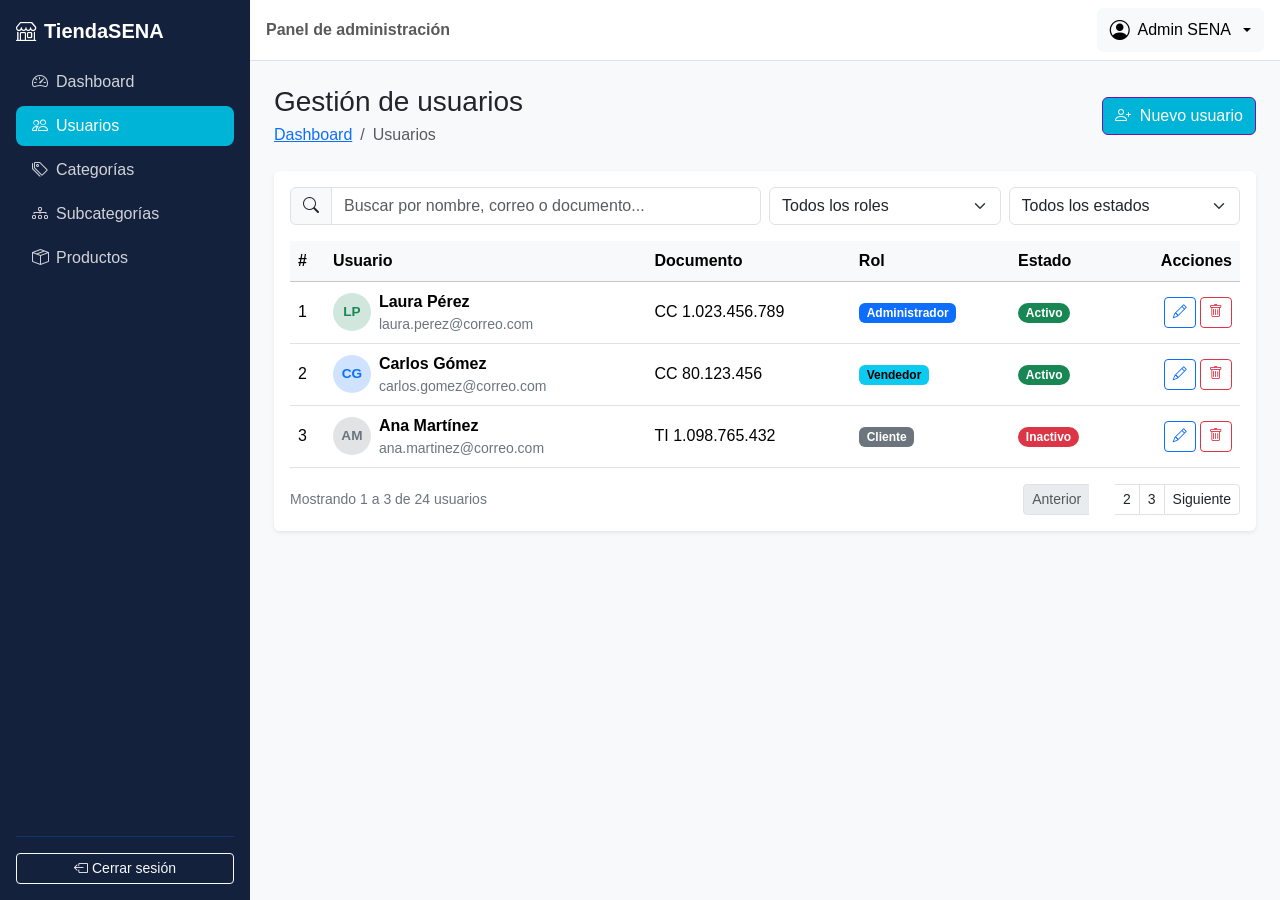
<file: usuarios.html>
<!DOCTYPE html> <!-- Documento HTML5. -->
<!-- Raíz en español. -->
<html lang="es">
<!-- Abre la cabecera. -->
<head>
    <!-- Codificación UTF-8. -->
    <meta charset="UTF-8">
    <!-- Diseño adaptable. -->
    <meta name="viewport" content="width=device-width, initial-scale=1.0">
    <!-- Título de la pestaña. Cambia en cada módulo. -->
    <title>Usuarios | TiendaSENA</title>
    <!-- CSS de Bootstrap. -->
    <link href="https://cdn.jsdelivr.net/npm/bootstrap@5.3.3/dist/css/bootstrap.min.css" rel="stylesheet">
    <!-- Íconos. -->
    <link href="https://cdn.jsdelivr.net/npm/bootstrap-icons@1.11.3/font/bootstrap-icons.min.css" rel="stylesheet">
    <!-- Nuestros estilos (después de Bootstrap). -->
    <link href="css/estilos.css" rel="stylesheet">
<!-- Cierra la cabecera. -->
</head>
<!-- Fondo gris muy claro para que las tarjetas blancas resalten. -->
<body class="bg-body-tertiary">

    <!-- ===================== MENÚ LATERAL ===================== -->
    <!-- offcanvas-lg: en pantallas menores a lg es un panel oculto que se desliza; desde lg se muestra normal. offcanvas-start lo hace salir por la izquierda. sidebar es nuestra clase. El id lo usa el botón que lo abre. -->
    <aside class="offcanvas-lg offcanvas-start sidebar" tabindex="-1" id="menuLateral" aria-labelledby="tituloMenu">
        <!-- Encabezado del panel; Bootstrap solo lo muestra en celular. -->
        <div class="offcanvas-header border-bottom border-secondary">
            <!-- Nombre del sistema en el panel móvil. -->
            <h5 class="offcanvas-title" id="tituloMenu"><i class="bi bi-shop me-2"></i>TiendaSENA</h5>
            <!-- Botón “X” blanco que cierra el panel. data-bs-target indica cuál panel cerrar. -->
            <button type="button" class="btn-close btn-close-white" data-bs-dismiss="offcanvas" data-bs-target="#menuLateral" aria-label="Cerrar menú"></button>
        <!-- Cierra el encabezado móvil. -->
        </div>
        <!-- Cuerpo del menú: Flexbox en columna para apilar logo, enlaces y botón de salida. -->
        <div class="offcanvas-body d-flex flex-column p-3">
            <!-- Logo que solo se ve en computador (d-none d-lg-flex): en celular ya está en el encabezado del panel. Al hacer clic vuelve al dashboard. -->
            <a href="dashboard.html" class="d-none d-lg-flex align-items-center mb-3 text-white text-decoration-none fs-5 fw-bold">
                <!-- Ícono verde y nombre. -->
                <i class="bi bi-shop me-2 text-sena"></i> TiendaSENA
            <!-- Cierra el logo. -->
            </a>
            <!-- Lista de navegación en columna (flex-column). nav-pills da forma de “píldora” al enlace activo. mb-auto empuja lo que sigue hasta el fondo. -->
            <ul class="nav nav-pills flex-column mb-auto">
                <!-- Enlace al dashboard. active lo resalta en verde y aria-current="page" avisa a los lectores de pantalla que es la página actual. **En cada módulo, el active pasa a su propio enlace.** -->
                <li class="nav-item"><a href="dashboard.html" class="nav-link"><i class="bi bi-speedometer2 me-2"></i>Dashboard</a></li>
                <!-- Enlace al módulo de usuarios (clase 5). -->
                <li class="nav-item"><a href="usuarios.html" class="nav-link active" aria-current="page"><i class="bi bi-people me-2"></i>Usuarios</a></li>
                <!-- Enlace a categorías (clase 6). -->
                <li class="nav-item"><a href="categorias.html" class="nav-link"><i class="bi bi-tags me-2"></i>Categorías</a></li>
                <!-- Enlace a subcategorías (clase 7). -->
                <li class="nav-item"><a href="subcategorias.html" class="nav-link"><i class="bi bi-diagram-3 me-2"></i>Subcategorías</a></li>
                <!-- Enlace a productos (clase 8). -->
                <li class="nav-item"><a href="productos.html" class="nav-link"><i class="bi bi-box-seam me-2"></i>Productos</a></li>
            <!-- Cierra la lista de navegación. -->
            </ul>
            <!-- Línea divisoria. -->
            <hr>
            <!-- Botón que vuelve al login (index.html): así “se cierra la sesión” en el prototipo. -->
            <a href="index.html" class="btn btn-outline-light btn-sm"><i class="bi bi-box-arrow-left me-1"></i>Cerrar sesión</a>
        <!-- Cierra el cuerpo del menú. -->
        </div>
    <!-- Cierra el menú lateral. -->
    </aside>

    <!-- ===================== ZONA DERECHA ===================== -->
    <!-- Nuestra clase contenido aplica el margin-left en computador. -->
    <div class="contenido">

        <!-- Barra superior -->
        <!-- Barra blanca con borde inferior. sticky-top la deja pegada arriba al hacer scroll. -->
        <nav class="navbar bg-white border-bottom px-3 sticky-top">
            <!-- Botón para abrir el menú en celular. d-lg-none lo oculta en computador (allá el menú siempre se ve). data-bs-toggle="offcanvas" + data-bs-target="#menuLateral" abren el panel. -->
            <button class="btn btn-outline-secondary d-lg-none" type="button" data-bs-toggle="offcanvas" data-bs-target="#menuLateral" aria-controls="menuLateral" aria-label="Abrir menú">
                <!-- Ícono de “hamburguesa”. -->
                <i class="bi bi-list"></i>
            <!-- Cierra el botón. -->
            </button>
            <!-- Texto de la barra; se oculta en celulares muy pequeños (d-none d-sm-inline). -->
            <span class="navbar-text fw-semibold d-none d-sm-inline">Panel de administración</span>
            <!-- Menú desplegable del usuario; ms-auto lo empuja a la derecha. -->
            <div class="dropdown ms-auto">
                <!-- Botón que abre el desplegable. dropdown-toggle dibuja la flechita; data-bs-toggle="dropdown" lo hace funcionar. -->
                <button class="btn btn-light dropdown-toggle d-flex align-items-center gap-2" type="button" data-bs-toggle="dropdown" aria-expanded="false">
                    <!-- Ícono de usuario. -->
                    <i class="bi bi-person-circle fs-5"></i>
                    <!-- Nombre del usuario, visible desde tablet. -->
                    <span class="d-none d-md-inline">Admin SENA</span>
                <!-- Cierra el botón. -->
                </button>
                <!-- Lista de opciones. dropdown-menu-end la alinea a la derecha para que no se salga de la pantalla. -->
                <ul class="dropdown-menu dropdown-menu-end shadow">
                    <!-- Encabezado no clicable dentro del menú. -->
                    <li><h6 class="dropdown-header">admin@sena.edu.co</h6></li>
                    <!-- Opción del menú (pantalla aún no construida). -->
                    <li><a class="dropdown-item" href="#"><i class="bi bi-person me-2"></i>Mi perfil</a></li>
                    <!-- Línea separadora. -->
                    <li><hr class="dropdown-divider"></li>
                    <!-- Otra forma de salir, en rojo (text-danger). -->
                    <li><a class="dropdown-item text-danger" href="index.html"><i class="bi bi-box-arrow-left me-2"></i>Cerrar sesión</a></li>
                <!-- Cierra la lista. -->
                </ul>
            <!-- Cierra el desplegable. -->
            </div>
        <!-- Cierra la barra superior. -->
        </nav>

        <!-- Contenido de la página -->
        <!-- Relleno 3 en celular y 4 desde tablet. -->
        <main class="p-3 p-md-4">
<!-- INICIO CONTENIDO -->
            <!-- Encabezado del módulo -->
            <!-- Flexbox: título a la izquierda y botón a la derecha. flex-wrap permite que en celular el botón baje a otra línea. -->
            <div class="d-flex flex-wrap justify-content-between align-items-center gap-2 mb-4">
                <!-- Bloque del título. -->
                <div>
                    <!-- Título de la página. -->
                    <h1 class="h3 mb-1">Gestión de usuarios</h1>
                    <!-- Breadcrumb (migas de pan): muestra dónde está el usuario dentro del sistema. -->
                    <nav aria-label="breadcrumb">
                        <!-- Lista ordenada con estilo de migas. -->
                        <ol class="breadcrumb mb-0 small">
                            <!-- Primer nivel, con enlace para volver. -->
                            <li class="breadcrumb-item"><a href="dashboard.html">Dashboard</a></li>
                            <!-- Nivel actual, sin enlace. Bootstrap agrega el separador / automáticamente. -->
                            <li class="breadcrumb-item active" aria-current="page">Usuarios</li>
                        <!-- Cierra la lista. -->
                        </ol>
                    <!-- Cierra el breadcrumb. -->
                    </nav>
                <!-- Cierra el bloque del título. -->
                </div>
                <!-- Botón principal (Crear). data-bs-toggle="modal" y data-bs-target="#modalUsuario" abren el modal del formulario. -->
                <button type="button" class="btn btn-sena" data-bs-toggle="modal" data-bs-target="#modalUsuario">
                    <!-- Ícono y texto del botón. -->
                    <i class="bi bi-person-plus me-1"></i> Nuevo usuario
                <!-- Cierra el botón. -->
                </button>
            <!-- Cierra el encabezado. -->
            </div>

            <!-- Una tarjeta envuelve filtros, tabla y paginación. -->
            <div class="card border-0 shadow-sm">
                <!-- Cuerpo de la tarjeta. -->
                <div class="card-body">

                    <!-- Filtros -->
                    <!-- El formulario es una fila de la rejilla (row) con espacio pequeño (g-2). role="search" indica que es un buscador. -->
                    <form class="row g-2 mb-3" role="search">
                        <!-- La búsqueda ocupa la mitad desde tablet; todo el ancho en celular. -->
                        <div class="col-md-6">
                            <!-- input-group pega un ícono o botón al campo de texto. -->
                            <div class="input-group">
                                <!-- Cajita gris con la lupa, pegada a la izquierda del campo. -->
                                <span class="input-group-text"><i class="bi bi-search"></i></span>
                                <!-- Campo de búsqueda. aria-label reemplaza al label visible para lectores de pantalla. -->
                                <input type="search" class="form-control" placeholder="Buscar por nombre, correo o documento..." aria-label="Buscar usuario">
                            <!-- Cierra el grupo. -->
                            </div>
                        <!-- Cierra la columna. -->
                        </div>
                        <!-- Medio ancho en celular, un cuarto desde tablet. -->
                        <div class="col-6 col-md-3">
                            <!-- form-select da estilo de Bootstrap a la lista desplegable. -->
                            <select class="form-select" aria-label="Filtrar por rol">
                                <!-- selected marca la opción elegida por defecto. -->
                                <option selected>Todos los roles</option>
                                <!-- Opción de rol. -->
                                <option>Administrador</option>
                                <!-- Opción de rol. -->
                                <option>Vendedor</option>
                                <!-- Opción de rol. -->
                                <option>Cliente</option>
                            <!-- Cierra la lista. -->
                            </select>
                        <!-- Cierra la columna. -->
                        </div>
                        <!-- Columna del segundo filtro. -->
                        <div class="col-6 col-md-3">
                            <!-- Filtro por estado. -->
                            <select class="form-select" aria-label="Filtrar por estado">
                                <!-- Opción por defecto. -->
                                <option selected>Todos los estados</option>
                                <!-- Opción. -->
                                <option>Activo</option>
                                <!-- Opción. -->
                                <option>Inactivo</option>
                            <!-- Cierra la lista. -->
                            </select>
                        <!-- Cierra la columna. -->
                        </div>
                    <!-- Cierra los filtros. -->
                    </form>

                    <!-- Tabla de usuarios -->
                    <!-- Desplazamiento horizontal en celular. -->
                    <div class="table-responsive">
                        <!-- Tabla con resaltado y centrado vertical. -->
                        <table class="table table-hover align-middle">
                            <!-- Encabezado gris claro. -->
                            <thead class="table-light">
                                <!-- Fila de títulos. -->
                                <tr>
                                    <!-- scope="col" indica que el título pertenece a la columna (accesibilidad). -->
                                    <th scope="col">#</th>
                                    <!-- Nombre y correo. -->
                                    <th scope="col">Usuario</th>
                                    <!-- Tipo y número de documento. -->
                                    <th scope="col">Documento</th>
                                    <!-- Rol en el sistema. -->
                                    <th scope="col">Rol</th>
                                    <!-- Activo o inactivo. -->
                                    <th scope="col">Estado</th>
                                    <!-- Botones de editar y eliminar, alineados a la derecha. -->
                                    <th scope="col" class="text-end">Acciones</th>
                                <!-- Cierra la fila. -->
                                </tr>
                            <!-- Cierra el encabezado. -->
                            </thead>
                            <!-- Cuerpo con los datos de ejemplo. -->
                            <tbody>
                                <!-- Usuario 1. -->
                                <tr>
                                    <!-- Número de fila. -->
                                    <td>1</td>
                                    <!-- Celda compuesta: avatar + nombre + correo. -->
                                    <td>
                                        <!-- Flexbox para poner el avatar al lado del texto. -->
                                        <div class="d-flex align-items-center gap-2">
                                            <!-- Nuestro círculo avatar con las iniciales. -->
                                            <span class="avatar bg-success-subtle text-success">LP</span>
                                            <!-- Bloque de texto. -->
                                            <div>
                                                <!-- Nombre en seminegrita. -->
                                                <div class="fw-semibold">Laura Pérez</div>
                                                <!-- Correo pequeño y gris. -->
                                                <div class="small text-secondary">laura.perez@correo.com</div>
                                            <!-- Cierra el bloque. -->
                                            </div>
                                        <!-- Cierra el Flexbox. -->
                                        </div>
                                    <!-- Cierra la celda. -->
                                    </td>
                                    <!-- Documento. -->
                                    <td>CC 1.023.456.789</td>
                                    <!-- Rol en un badge azul. -->
                                    <td><span class="badge text-bg-primary">Administrador</span></td>
                                    <!-- Estado: badge verde con forma de píldora (rounded-pill). -->
                                    <td><span class="badge rounded-pill text-bg-success">Activo</span></td>
                                    <!-- Celda de acciones; text-nowrap evita que los botones se partan en dos líneas. -->
                                    <td class="text-end text-nowrap">
                                        <!-- Botón Editar (la “U”): abre el mismo modal del formulario. title muestra un texto al dejar el mouse encima. -->
                                        <button type="button" class="btn btn-sm btn-outline-primary" data-bs-toggle="modal" data-bs-target="#modalUsuario" title="Editar">
                                            <!-- Ícono de lápiz. -->
                                            <i class="bi bi-pencil"></i>
                                        <!-- Cierra el botón. -->
                                        </button>
                                        <!-- Botón Eliminar (la “D”): abre el modal de confirmación. -->
                                        <button type="button" class="btn btn-sm btn-outline-danger" data-bs-toggle="modal" data-bs-target="#modalEliminar" title="Eliminar">
                                            <!-- Ícono de papelera. -->
                                            <i class="bi bi-trash"></i>
                                        <!-- Cierra el botón. -->
                                        </button>
                                    <!-- Cierra la celda de acciones. -->
                                    </td>
                                <!-- Cierra el usuario 1. -->
                                </tr>
                                <!-- Usuario 2 (misma estructura). -->
                                <tr>
                                    <!-- Número. -->
                                    <td>2</td>
                                    <!-- Celda compuesta. -->
                                    <td>
                                        <!-- Flexbox. -->
                                        <div class="d-flex align-items-center gap-2">
                                            <!-- Avatar azul. -->
                                            <span class="avatar bg-primary-subtle text-primary">CG</span>
                                            <!-- Texto. -->
                                            <div>
                                                <!-- Nombre. -->
                                                <div class="fw-semibold">Carlos Gómez</div>
                                                <!-- Correo. -->
                                                <div class="small text-secondary">carlos.gomez@correo.com</div>
                                            <!-- Cierra el texto. -->
                                            </div>
                                        <!-- Cierra el Flexbox. -->
                                        </div>
                                    <!-- Cierra la celda. -->
                                    </td>
                                    <!-- Documento. -->
                                    <td>CC 80.123.456</td>
                                    <!-- Rol en badge celeste. -->
                                    <td><span class="badge text-bg-info">Vendedor</span></td>
                                    <!-- Estado activo. -->
                                    <td><span class="badge rounded-pill text-bg-success">Activo</span></td>
                                    <!-- Acciones. -->
                                    <td class="text-end text-nowrap">
                                        <!-- Editar (escrito en una sola línea: es lo mismo). -->
                                        <button type="button" class="btn btn-sm btn-outline-primary" data-bs-toggle="modal" data-bs-target="#modalUsuario" title="Editar"><i class="bi bi-pencil"></i></button>
                                        <!-- Eliminar. -->
                                        <button type="button" class="btn btn-sm btn-outline-danger" data-bs-toggle="modal" data-bs-target="#modalEliminar" title="Eliminar"><i class="bi bi-trash"></i></button>
                                    <!-- Cierra las acciones. -->
                                    </td>
                                <!-- Cierra el usuario 2. -->
                                </tr>
                                <!-- Usuario 3. -->
                                <tr>
                                    <!-- Número. -->
                                    <td>3</td>
                                    <!-- Celda compuesta. -->
                                    <td>
                                        <!-- Flexbox. -->
                                        <div class="d-flex align-items-center gap-2">
                                            <!-- Avatar gris (usuario inactivo). -->
                                            <span class="avatar bg-secondary-subtle text-secondary">AM</span>
                                            <!-- Texto. -->
                                            <div>
                                                <!-- Nombre. -->
                                                <div class="fw-semibold">Ana Martínez</div>
                                                <!-- Correo. -->
                                                <div class="small text-secondary">ana.martinez@correo.com</div>
                                            <!-- Cierra el texto. -->
                                            </div>
                                        <!-- Cierra el Flexbox. -->
                                        </div>
                                    <!-- Cierra la celda. -->
                                    </td>
                                    <!-- Documento (tarjeta de identidad). -->
                                    <td>TI 1.098.765.432</td>
                                    <!-- Rol en badge gris. -->
                                    <td><span class="badge text-bg-secondary">Cliente</span></td>
                                    <!-- Estado inactivo en rojo. -->
                                    <td><span class="badge rounded-pill text-bg-danger">Inactivo</span></td>
                                    <!-- Acciones. -->
                                    <td class="text-end text-nowrap">
                                        <!-- Editar. -->
                                        <button type="button" class="btn btn-sm btn-outline-primary" data-bs-toggle="modal" data-bs-target="#modalUsuario" title="Editar"><i class="bi bi-pencil"></i></button>
                                        <!-- Eliminar. -->
                                        <button type="button" class="btn btn-sm btn-outline-danger" data-bs-toggle="modal" data-bs-target="#modalEliminar" title="Eliminar"><i class="bi bi-trash"></i></button>
                                    <!-- Cierra las acciones. -->
                                    </td>
                                <!-- Cierra el usuario 3. -->
                                </tr>
                            <!-- Cierra el cuerpo. -->
                            </tbody>
                        <!-- Cierra la tabla. -->
                        </table>
                    <!-- Cierra la envoltura responsive. -->
                    </div>

                    <!-- Paginación -->
                    <!-- Texto informativo a la izquierda y paginación a la derecha. -->
                    <div class="d-flex flex-wrap justify-content-between align-items-center gap-2">
                        <!-- Resumen de resultados. -->
                        <small class="text-secondary">Mostrando 1 a 3 de 24 usuarios</small>
                        <!-- La paginación es una navegación. -->
                        <nav aria-label="Paginación de usuarios">
                            <!-- Componente pagination, tamaño pequeño. -->
                            <ul class="pagination pagination-sm mb-0">
                                <!-- disabled: no hay página anterior a la 1. -->
                                <li class="page-item disabled"><a class="page-link" href="#">Anterior</a></li>
                                <!-- Página actual (verde por nuestra personalización). -->
                                <li class="page-item active" aria-current="page"><a class="page-link" href="#">1</a></li>
                                <!-- Página 2. -->
                                <li class="page-item"><a class="page-link" href="#">2</a></li>
                                <!-- Página 3. -->
                                <li class="page-item"><a class="page-link" href="#">3</a></li>
                                <!-- Botón siguiente. -->
                                <li class="page-item"><a class="page-link" href="#">Siguiente</a></li>
                            <!-- Cierra la lista. -->
                            </ul>
                        <!-- Cierra la navegación. -->
                        </nav>
                    <!-- Cierra el bloque de paginación. -->
                    </div>
                <!-- Cierra el cuerpo de la tarjeta. -->
                </div>
            <!-- Cierra la tarjeta. -->
            </div>

            <!-- Modal: crear / editar usuario -->
            <!-- Modal oculto; su id es el destino de los botones “Nuevo usuario” y “Editar”. -->
            <div class="modal fade" id="modalUsuario" tabindex="-1" aria-labelledby="tituloModalUsuario" aria-hidden="true">
                <!-- modal-lg: modal ancho. modal-dialog-scrollable: si el formulario es largo, solo se desplaza el cuerpo. -->
                <div class="modal-dialog modal-lg modal-dialog-scrollable">
                    <!-- Contenido del modal. -->
                    <div class="modal-content">
                        <!-- Encabezado. -->
                        <div class="modal-header">
                            <!-- Título del modal; fs-5 ajusta el tamaño de letra. -->
                            <h2 class="modal-title fs-5" id="tituloModalUsuario"><i class="bi bi-person-vcard me-2"></i>Datos del usuario</h2>
                            <!-- Botón “X” para cerrar. -->
                            <button type="button" class="btn-close" data-bs-dismiss="modal" aria-label="Cerrar"></button>
                        <!-- Cierra el encabezado. -->
                        </div>
                        <!-- Cuerpo con el formulario. -->
                        <div class="modal-body">
                            <!-- El formulario es una fila de la rejilla: así ponemos dos campos por línea. -->
                            <form class="row g-3">
                                <!-- Mitad del ancho desde tablet. -->
                                <div class="col-md-6">
                                    <!-- Etiqueta. Usamos el prefijo usu en los id para no repetirlos con otros formularios. -->
                                    <label for="usuNombres" class="form-label">Nombres</label>
                                    <!-- Campo obligatorio. -->
                                    <input type="text" class="form-control" id="usuNombres" placeholder="Ej: Laura" required>
                                <!-- Cierra la columna. -->
                                </div>
                                <!-- Otra mitad. -->
                                <div class="col-md-6">
                                    <!-- Etiqueta. -->
                                    <label for="usuApellidos" class="form-label">Apellidos</label>
                                    <!-- Campo obligatorio. -->
                                    <input type="text" class="form-control" id="usuApellidos" placeholder="Ej: Pérez Rojas" required>
                                <!-- Cierra la columna. -->
                                </div>
                                <!-- Un tercio del ancho. -->
                                <div class="col-md-4">
                                    <!-- Etiqueta. -->
                                    <label for="usuTipoDoc" class="form-label">Tipo de documento</label>
                                    <!-- Lista de tipos de documento. -->
                                    <select class="form-select" id="usuTipoDoc">
                                        <!-- Opción CC. -->
                                        <option value="CC">Cédula de ciudadanía</option>
                                        <!-- Opción TI. -->
                                        <option value="TI">Tarjeta de identidad</option>
                                        <!-- Opción CE. -->
                                        <option value="CE">Cédula de extranjería</option>
                                        <!-- Opción pasaporte. -->
                                        <option value="PP">Pasaporte</option>
                                    <!-- Cierra la lista. -->
                                    </select>
                                <!-- Cierra la columna. -->
                                </div>
                                <!-- Dos tercios del ancho (4 + 8 = 12). -->
                                <div class="col-md-8">
                                    <!-- Etiqueta. -->
                                    <label for="usuDocumento" class="form-label">Número de documento</label>
                                    <!-- inputmode="numeric" muestra el teclado numérico en el celular. -->
                                    <input type="text" class="form-control" id="usuDocumento" inputmode="numeric" placeholder="Sin puntos ni espacios">
                                <!-- Cierra la columna. -->
                                </div>
                                <!-- Mitad. -->
                                <div class="col-md-6">
                                    <!-- Etiqueta. -->
                                    <label for="usuCorreo" class="form-label">Correo electrónico</label>
                                    <!-- Campo de correo con validación del navegador. -->
                                    <input type="email" class="form-control" id="usuCorreo" placeholder="nombre@correo.com" required>
                                <!-- Cierra la columna. -->
                                </div>
                                <!-- Mitad. -->
                                <div class="col-md-6">
                                    <!-- Etiqueta. -->
                                    <label for="usuTelefono" class="form-label">Teléfono</label>
                                    <!-- type="tel" muestra el teclado telefónico. -->
                                    <input type="tel" class="form-control" id="usuTelefono" placeholder="300 123 4567">
                                <!-- Cierra la columna. -->
                                </div>
                                <!-- Mitad. -->
                                <div class="col-md-6">
                                    <!-- Etiqueta. -->
                                    <label for="usuRol" class="form-label">Rol</label>
                                    <!-- Lista de roles, obligatoria. -->
                                    <select class="form-select" id="usuRol" required>
                                        <!-- Opción guía: disabled impide elegirla de nuevo y value="" hace que required la considere vacía. -->
                                        <option value="" selected disabled>Seleccione…</option>
                                        <!-- Rol. -->
                                        <option>Administrador</option>
                                        <!-- Rol. -->
                                        <option>Vendedor</option>
                                        <!-- Rol. -->
                                        <option>Cliente</option>
                                    <!-- Cierra la lista. -->
                                    </select>
                                <!-- Cierra la columna. -->
                                </div>
                                <!-- Mitad. -->
                                <div class="col-md-6">
                                    <!-- Etiqueta. -->
                                    <label for="usuClave" class="form-label">Contraseña</label>
                                    <!-- Campo de contraseña. aria-describedby lo conecta con el texto de ayuda de abajo. -->
                                    <input type="password" class="form-control" id="usuClave" aria-describedby="ayudaClave">
                                    <!-- form-text: texto de ayuda pequeño y gris bajo el campo. -->
                                    <div id="ayudaClave" class="form-text">Mínimo 8 caracteres, con números y letras.</div>
                                <!-- Cierra la columna. -->
                                </div>
                                <!-- Todo el ancho. -->
                                <div class="col-12">
                                    <!-- form-switch convierte la casilla en un interruptor. -->
                                    <div class="form-check form-switch">
                                        <!-- Interruptor encendido por defecto (checked). -->
                                        <input class="form-check-input" type="checkbox" role="switch" id="usuActivo" checked>
                                        <!-- Etiqueta del interruptor. -->
                                        <label class="form-check-label" for="usuActivo">Usuario activo</label>
                                    <!-- Cierra el interruptor. -->
                                    </div>
                                <!-- Cierra la columna. -->
                                </div>
                            <!-- Cierra el formulario. -->
                            </form>
                        <!-- Cierra el cuerpo. -->
                        </div>
                        <!-- Pie con los botones. -->
                        <div class="modal-footer">
                            <!-- Cierra sin guardar. -->
                            <button type="button" class="btn btn-secondary" data-bs-dismiss="modal">Cancelar</button>
                            <!-- En el prototipo “Guardar” solo cierra el modal; en el sistema real enviará los datos al servidor. -->
                            <button type="button" class="btn btn-sena" data-bs-dismiss="modal"><i class="bi bi-save me-1"></i>Guardar</button>
                        <!-- Cierra el pie. -->
                        </div>
                    <!-- Cierra el contenido. -->
                    </div>
                <!-- Cierra el diálogo. -->
                </div>
            <!-- Cierra el modal del formulario. -->
            </div>

            <!-- Modal: confirmar eliminación -->
            <!-- Modal destino de los botones de papelera. -->
            <div class="modal fade" id="modalEliminar" tabindex="-1" aria-labelledby="tituloModalEliminar" aria-hidden="true">
                <!-- Centrado en pantalla y pequeño (modal-sm). -->
                <div class="modal-dialog modal-dialog-centered modal-sm">
                    <!-- Contenido. -->
                    <div class="modal-content">
                        <!-- Cuerpo centrado con buen relleno (este modal no tiene encabezado). -->
                        <div class="modal-body text-center p-4">
                            <!-- Ícono grande de advertencia en rojo. -->
                            <i class="bi bi-exclamation-triangle text-danger display-5"></i>
                            <!-- Pregunta clara. -->
                            <h2 class="h5 mt-3" id="tituloModalEliminar">¿Eliminar este usuario?</h2>
                            <!-- Advertencia de la consecuencia. -->
                            <p class="text-secondary small mb-0">Esta acción no se puede deshacer.</p>
                        <!-- Cierra el cuerpo. -->
                        </div>
                        <!-- Pie con botones centrados, sin línea divisoria. -->
                        <div class="modal-footer justify-content-center border-0 pt-0">
                            <!-- Opción segura, con poco énfasis. -->
                            <button type="button" class="btn btn-light" data-bs-dismiss="modal">Cancelar</button>
                            <!-- Acción destructiva en rojo y con un texto que dice exactamente qué pasará. -->
                            <button type="button" class="btn btn-danger" data-bs-dismiss="modal">Sí, eliminar</button>
                        <!-- Cierra el pie. -->
                        </div>
                    <!-- Cierra el contenido. -->
                    </div>
                <!-- Cierra el diálogo. -->
                </div>
            <!-- Cierra el modal de eliminación. -->
            </div>
<!-- FIN CONTENIDO -->
        <!-- Cierra el contenido. -->
        </main>
    <!-- Cierra la zona derecha. -->
    </div>

    <!-- JavaScript de Bootstrap: necesario para el menú deslizable, el desplegable del usuario y los modales. -->
    <script src="https://cdn.jsdelivr.net/npm/bootstrap@5.3.3/dist/js/bootstrap.bundle.min.js"></script>
<!-- Cierra el cuerpo. -->
</body>
<!-- Cierra el documento. -->
</html>
</file>
<file: css/estilos.css>
:root {
    --color-principal-cian:#00B4D8;
    --sicet-azul-claro: #EAF2F8;
    --sicet-blanco: #FFFFFF;
    --sicet-gris: #eaf2f8;
    --sicet-morado:#6E11B0;
    --sicet-azul-oscuro:#14213D;
    --sicet-azul:#6495ED;
    --sicet-verde:#2E8700;
    --sidebar-ancho: 250px
}

body {
    margin: 10;
    font-family: "segoe UI", Roboto, arial, sans-serif;
    background-color: rgb(248,182,0);
}

.texto-sena{
    color: var(--sicet-gris);
}

.btn-sena{
    --bs-btn-color:#fff;
    --bs-btn-bg:var(--color-principal-cian);
    --bs-btn-border-color:var(--color-principal-cian);
    --bs-btn-hover-color:#fff;
    --bs-btn-hover-bg:var(--sicet-morado);
    --bs-btn-border-color:var(--sicet-morado);
    --bs-btn-active-color:#fff;
    --bs-btn-active-bg:var(--sicet-morado);
    --bs-btn-active-border-color:var(--sicet-morado)
}

.form-control:focus,
.form-select:focus,
.form-check-input:focus{
    border-color:var(--sicet-azul-oscuro);
    box-shadow: 0 0 0.25rem rgba(57, 169, 0,.25);
}

.form-check-input:checked {
    background-color: var(--sicet-azul);
    border-color: var(--sicet-azul)
}

.login-fondo{
    min-height: 100vh;
    display: flex;
    align-items: center;
    justify-content: center;
    padding-left: 30%;
    box-sizing: border-box;
    background: linear-gradient(135deg, var(--sicet-azul-oscuro), var(--color-principal-cian), var(--sicet-gris))
}

.login-card {
    width: 100%;
    max-width: 420px;
    background-color: linear-degradient(135deg, #000000, #ffff);
    border-radius: 1rem;
    padding: 2.5rem 2rem;
    box-sizing: border-box;
    box-shadow: 0 1rem 3rem rgba(0, 0, 0, 0.25)
}

.login-contenedor {
    display: flex;
    align-items: center;
    justify-content: center;
    gap: 5rem;
    width: 100%;
}

.logo-sicet img {
    width: 350px;
    height: auto;
    object-fit: contain
}

.login-card.ancha {
    max-width: 680px;
}

.login-encabezado {
    text-align: center;
    margin-bottom: 1.5rem
}

.login-encabezado h1{
    color:var(--sicet-cambiar);
    margin: 0.25rem 0
}

.login-pie {
    text-align: center;
    font-size: 0.875rem;
    color: var(--sicet-cambiar);
    margin: 1.25rem 0 0;
}

.sidebar {
    background-color: var(--sicet-azul-oscuro) !important;
    color: #006eff
}

.sidebar .nav-link {
    color: rgba(249, 249, 249, 0.829);
    border-radius: .5rem;
    margin-bottom: .25rem
}

.sidebar .nav-link:hover{
    color: #fff;
    background-color: rgba(255, 255, 255, .1)
}

.sidebar .nav-link.active {
    color: #fff;
    background-color: var(--color-principal-cian);
}

@media (min-width: 992px) {
    .sidebar{
        position: fixed;
        top: 0;
        bottom: 0;
        left: 0;
        width: var(--sidebar-ancho)
    }
    .sidebar .offcanvas-body {
        height: 100%;
        overflow-y: auto;
    }
    .contenido {
        margin-left: var(--sidebar-ancho)
    }
}

.tarjetas-kpi {
    border: 0;
    border-left: 4px solid var(--color-principal-cian);
    transition: transform .2s, box-shadow .2s
}

.tarjetas-kpi:hover {
    transform: translateY(-4px);
    box-shadow: 0 .5rem 1rem rgba(0, 0, 0, .12) !important
}

.icono-kpi {
    width: 52px;
    height: 52px;
    display: flex;
    align-items: center;
    justify-content: center;
    border-radius: .75rem;
    font-size: 1.5rem;
    color: #fff
}

.avatar {
    width: 38px;
    height: 38px;
    border-radius: 50%;
    display: inline-flex;
    align-items: center;
    justify-content: center;
    font-weight: 600;
    font-size: .85rem;
    flex-shrink: 0;
}

.pagination{
    --bs-pagination-color: var(--sicet-cambiar);
    --bs-pagination-active-bg: var(--sicet-cambiar);
    --bs-pagination-active-border-color: var(--sicet-cambiar)
}

.tarjeta-agregar {
    border: 2px dashed #ced4da;
    background-color: transparent;
    color: #6c757d;
    min-height: 200px;
    transition: border-color .2s, color .2s;
}

.tarjeta-agregar:hover {
    border-color: var(--sicet-cambiar);
    color: var(--sicet-cambiar)
}

.miniatura {
    width: 48px;
    height: 48px;
    display: flex;
    align-items: center;
    border-radius: .5rem;
    background-color: #eef2f5;
    color: var(--sicet-cambiar);
    font-size: 1.4rem;
    flex-shrink: 0;
}

.list-group {
    --bs-list-group-active-bg: var(--sicet-cambiar);
    --bs-list-group-active-border-color: var(--sicet-cambiar)
}
</file>
